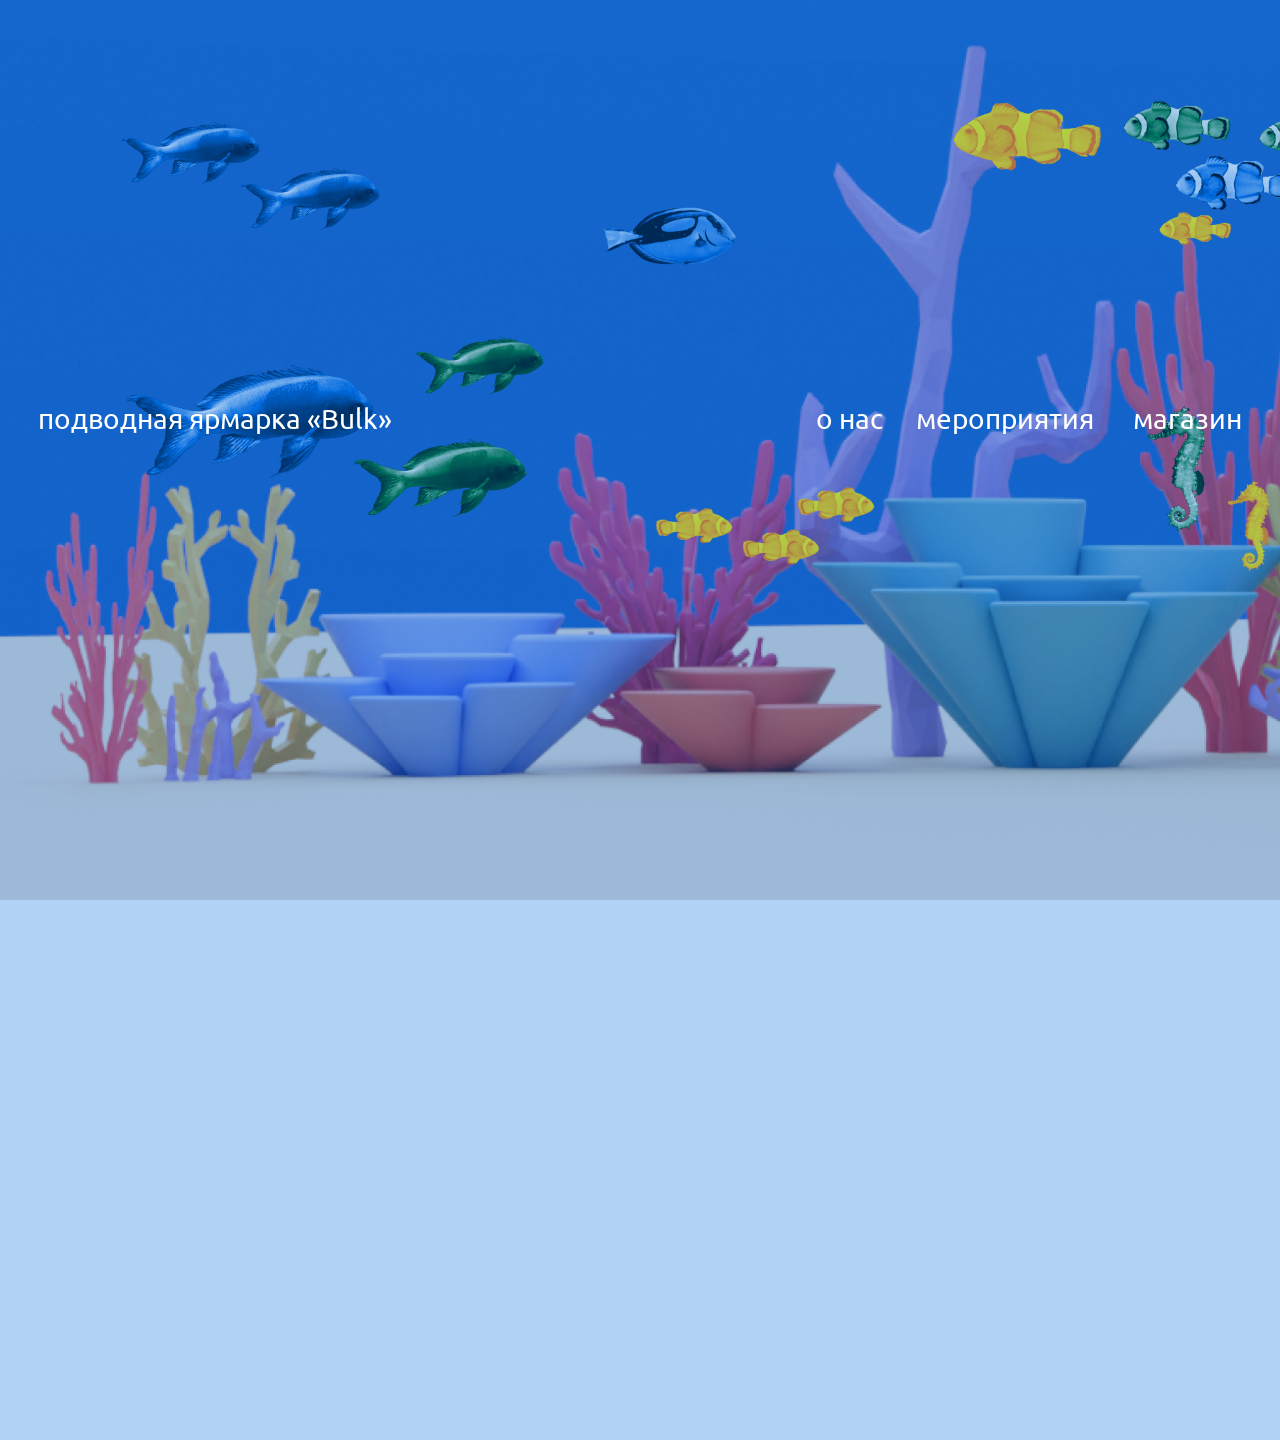
<file: index.html>
<!DOCTYPE html>
<html lang="en" dir="ltr">
  <head>
    <meta charset="utf-8">
    <title>Bulk – подводная ярмарка</title>
    <link rel="stylesheet" href="stylesheets/style.css">
    <script src="js/jquery-3.6.4.slim.js" charset="utf-8"></script>
    <script src="js/jquery.jInvertScroll.js" charset="utf-8"></script>
    <script src="js/scripts.js" charset="utf-8"></script>
  </head>
  <body id="index">
    <div class="main">
      <div class="fon">
        <img src="images/fon.png" alt="">
        <img src="images/fish1.png" alt="">
        <img src="images/fish2.png" alt="">
        <img src="images/fish3.png" alt="">
        <img src="images/fish4.png" alt="">
        <img src="images/fish5.png" alt="">
        <img src="images/fish6.png" alt="">
        <img src="images/fish7.png" alt="">
        <img src="images/fish8.png" alt="">
        <img src="images/fish9.png" alt="">
        <img src="images/fish10.png" alt="">
        <img src="images/che.png" alt="">
        <img src="images/fish11.png" alt="">
        <div class="blue"></div>
      </div>
      <a href="index.html">подводная ярмарка «Bulk»</a>
      <a href="about.html">о нас</a>
      <a href="events.html">мероприятия</a>
      <a href="shop.html">магазин</a>
    </div>
  </body>
</html>
</file>
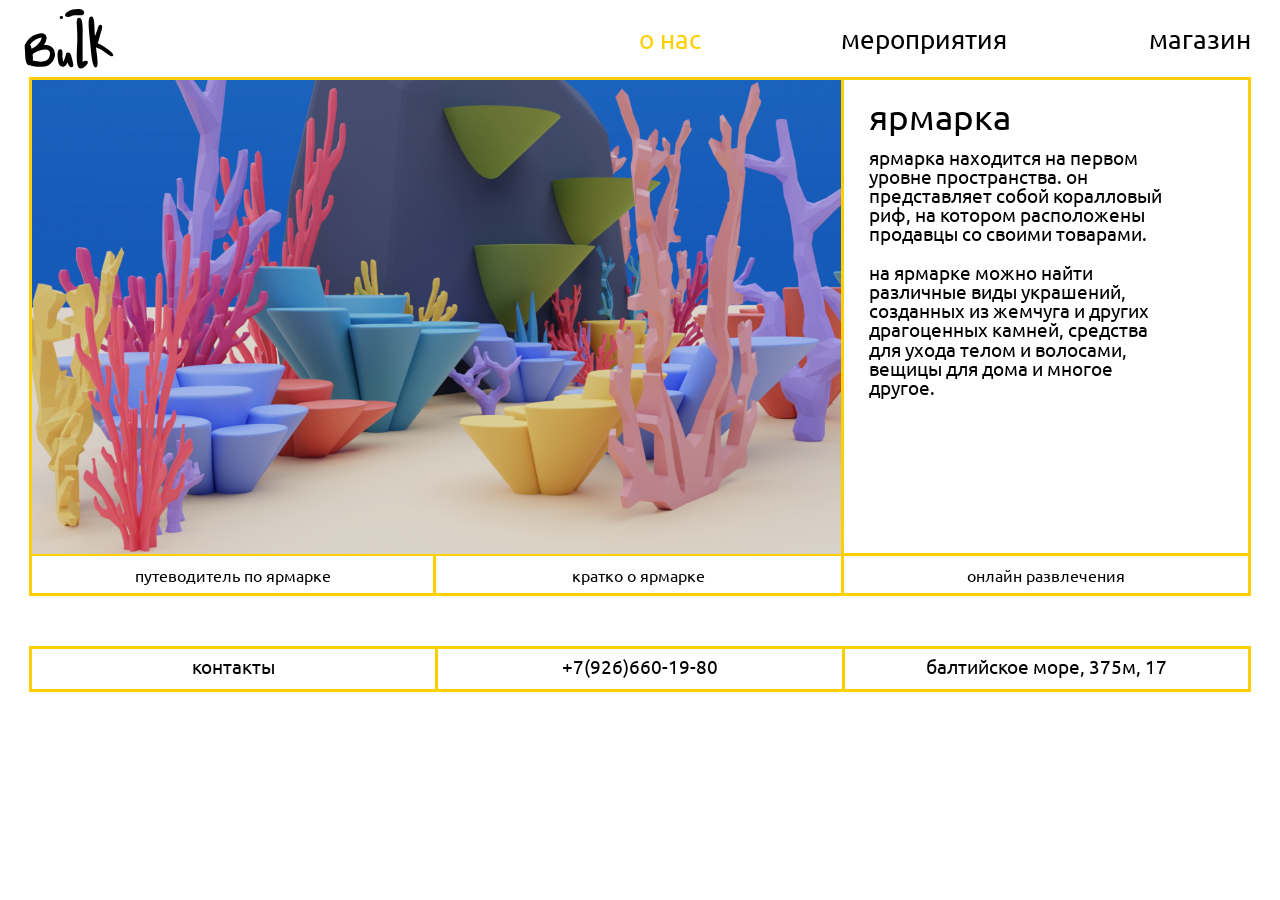
<file: about.html>
<!DOCTYPE html>
<html lang="en" dir="ltr">
  <head>
    <meta charset="utf-8">
    <title>о нас</title>
    <link rel="stylesheet" href="stylesheets/style.css">
    <script src="js/jquery-3.6.4.slim.js" charset="utf-8"></script>
    <!-- <script src="js/scripts.js" charset="utf-8"></script> -->
  </head>
  <body id="about">
    <div class="fon2">
      <!-- <img src="images/fon2.png" alt=""> -->
    </div>
    <div class="menu">
      <a href="index.html">
        <img src="images/logo.svg" alt="">
      </a>
      <a href="about.html" id="ayellow">о нас</a>
      <a href="events.html">мероприятия</a>
      <a href="shop.html">магазин</a>
    </div>
    <div class="grid_about">
      <div class="a1">
        <img src="images/fair.png" alt="">
      </div>
      <div class="a2">
        <h1>ярмарка</h1>
        <p>ярмарка находится на первом уровне пространства. он представляет собой коралловый риф, на котором расположены продавцы со своими товарами.<br><br>
          на ярмарке можно найти различные виды украшений, созданных из жемчуга и других драгоценных камней,  средства для ухода телом и волосами, вещицы для дома и многое другое.</p>
      </div>
      <div class="a3">
        <a href="https://www.calameo.com/read/007309572232496b8f192">путеводитель по ярмарке</a>
      </div>
      <div class="a4">
        <a href="https://dipshen.github.io/Plakat/">кратко о ярмарке</a>
      </div>
      <div class="a5">
        <a href="https://dipshen.github.io/Mini-games/">онлайн развлечения</a>
      </div>
    </div>
    <div class="podval_about">
      <div class="ap1">
        <p>контакты</p>
      </div>
      <div class="ap2">
        <p>+7(926)660-19-80</p>
      </div>
      <div class="ap3">
        <p>балтийское море, 375м, 17</p>
      </div>
    </div>
  </body>
</html>
</file>
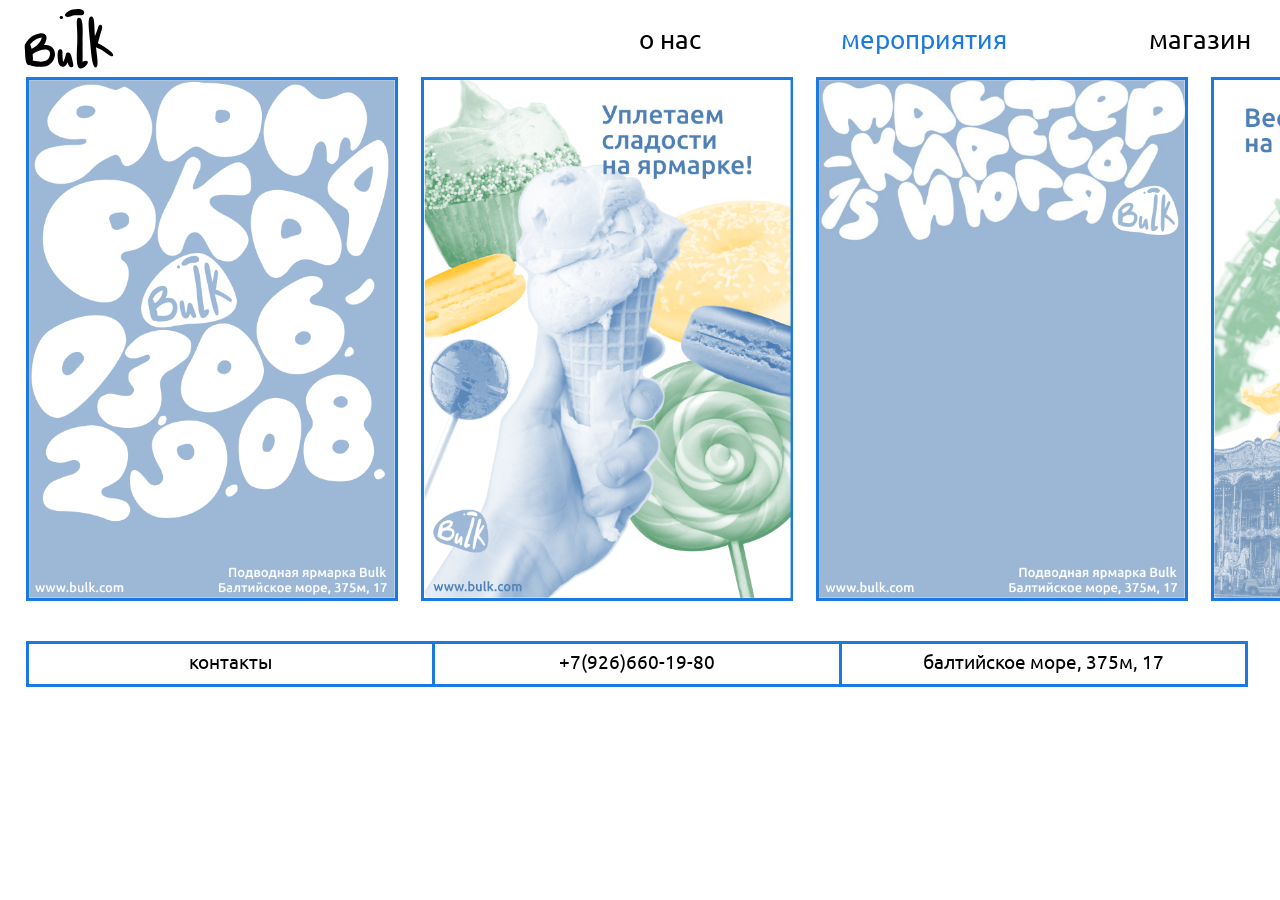
<file: events.html>
<!DOCTYPE html>
<html lang="en" dir="ltr">
  <head>
    <meta charset="utf-8">
    <title>мероприятия</title>
    <link rel="stylesheet" href="stylesheets/style.css">
    <script src="js/jquery-3.6.4.slim.js" charset="utf-8"></script>
    <script src="js/scripts.js" charset="utf-8"></script>
  </head>
  <body id="events">
    <div class="fon3">
      <!-- <img src="images/fon3.png" alt=""> -->
    </div>
    <div class="menu">
      <a href="index.html">
        <img src="images/logo.svg" alt="">
      </a>
      <a href="about.html">о нас</a>
      <a href="events.html" id="ablue">мероприятия</a>
      <a href="shop.html">магазин</a>
    </div>
    <div class="posters">
      <a href="posters/poster1.html">
        <img src="images/poster1.png" alt="">
      </a>
      <a href="posters/poster2.html">
        <img src="images/poster2.png" alt="">
      </a>
      <a href="posters/poster3.html">
        <img src="images/poster3.png" alt="">
      </a>
      <a href="posters/poster4.html">
        <img src="images/poster4.png" alt="">
      </a>
      <a href="posters/poster5.html">
        <img src="images/poster5.png" alt="">
      </a>
      <a href="posters/poster6.html">
        <img src="images/poster6.png" alt="">
      </a>
      <a href="posters/poster7.html">
        <img src="images/poster7.png" alt="">
      </a>
      <a href="posters/poster8.html">
        <img src="images/poster8.png" alt="">
      </a>
      <a href="posters/poster9.html">
        <img src="images/poster9.png" alt="">
      </a>
    </div>
    <div class="podval_events">
      <div class="ep1">
        <p>контакты</p>
      </div>
      <div class="ep2">
        <p>+7(926)660-19-80</p>
      </div>
      <div class="ep3">
        <p>балтийское море, 375м, 17</p>
      </div>
  </body>
</html>
</file>
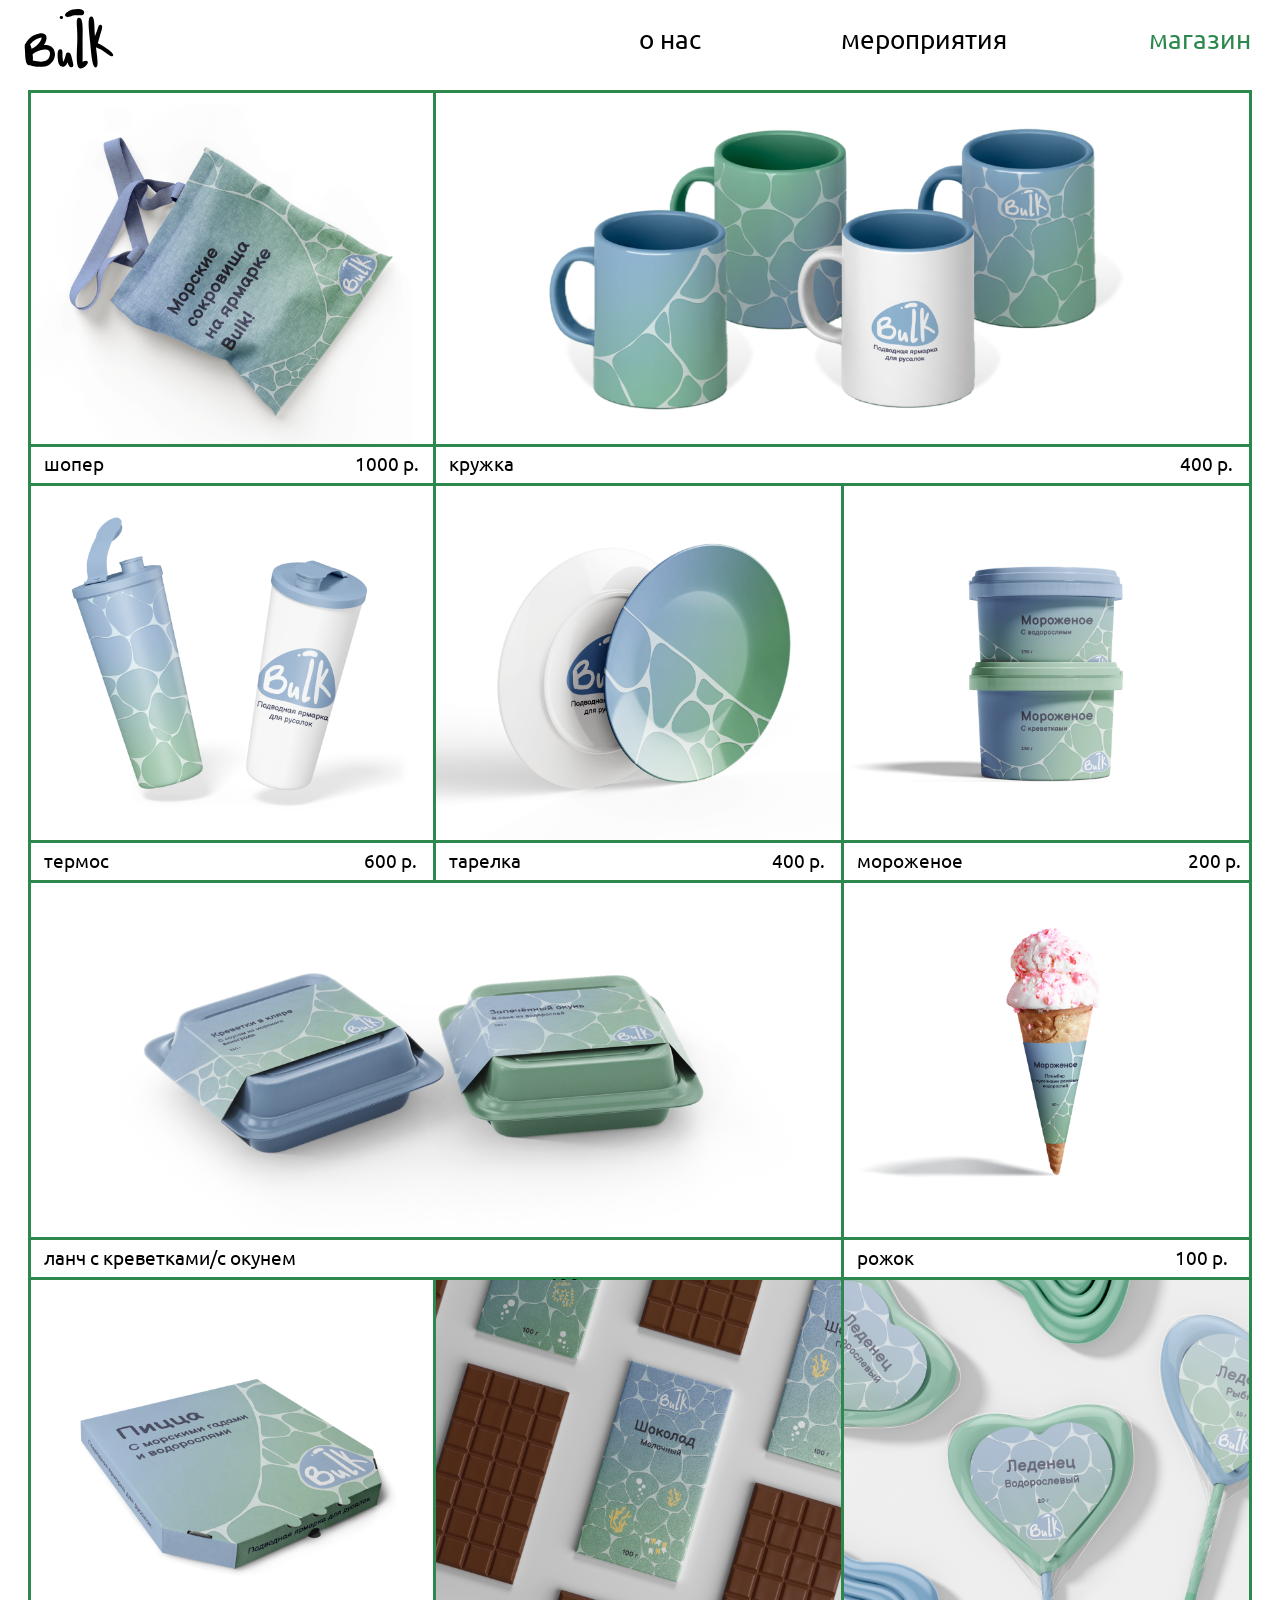
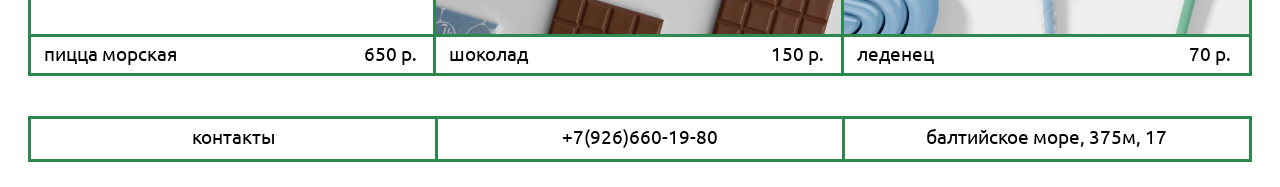
<file: shop.html>
<!DOCTYPE html>
<html lang="en" dir="ltr">
  <head>
    <meta charset="utf-8">
    <title>магазин</title>
    <link rel="stylesheet" href="stylesheets/style.css">
    <script src="js/jquery-3.6.4.slim.js" charset="utf-8"></script>
    <!-- <script src="js/scripts.js" charset="utf-8"></script> -->
  </head>
  <body id="shop">
    <div class="fon4">
      <!-- <img src="images/fon4.png" alt=""> -->
    </div>
    <div class="menu">
      <a href="index.html">
        <img src="images/logo.svg" alt="">
      </a>
      <a href="about.html">о нас</a>
      <a href="events.html">мероприятия</a>
      <a href="shop.html" id="agreen">магазин</a>
    </div>
    <div class="grid_shop">
      <a href="products/product1.html" class="s1"></a>
      <a href="products/product2.html" class="s2"></a>
      <a href="products/product1.html" class="s3">
        <div class="">
          <p>шопер</p>
        </div>
        <div class="">
          <p>1000 р.</p>
        </div>
      </a>
      <a href="products/product2.html" class="s4">
        <div class="">
          <p>кружка</p>
        </div>
        <div class="">
          <p>400 р.</p>
        </div>
      </a>
      <a href="products/product3.html" class="s5"></a>
      <a href="products/product4.html" class="s6"></a>
      <a href="products/product5.html" class="s7"></a>
      <a href="products/product3.html" class="s8">
        <div class="">
          <p>термос</p>
        </div>
        <div class="">
          <p>600 р.</p>
        </div>
      </a>
      <a href="products/product4.html" class="s9">
        <div class="">
          <p>тарелка</p>
        </div>
        <div class="">
          <p>400 р.</p>
        </div>
      </a>
      <a href="products/product5.html" class="s10">
        <div class="">
          <p>мороженое</p>
        </div>
        <div class="">
          <p>200 р.</p>
        </div>
      </a>
      <a href="products/product6.html" class="s11"></a>
      <a href="products/product7.html" class="s12"></a>
      <a href="products/product6.html" class="s13">
        <div class="">
          <p>ланч с креветками/с окунем</p>
        </div>
        <div class="">
          <p>400 р.</p>
        </div>
      </a>
      <a href="products/product7.html" class="s14">
        <div class="">
          <p>рожок</p>
        </div>
        <div class="">
          <p>100 р.</p>
        </div>
      </a>
      <a href="products/product8.html" class="s15"></a>
      <a href="products/product9.html" class="s16"></a>
      <a href="products/product10.html" class="s17"></a>
      <a href="products/product8.html" class="s18">
        <div class="">
          <p>пицца морская</p>
        </div>
        <div class="">
          <p>650 р.</p>
        </div>
      </a>
      <a href="products/product9.html" class="s19">
        <div class="">
          <p>шоколад</p>
        </div>
        <div class="">
          <p>150 р.</p>
        </div>
      </a>
      <a href="products/product10.html" class="s20">
        <div class="">
          <p>леденец</p>
        </div>
        <div class="">
          <p>70 р.</p>
        </div>
      </a>
    </div>
    <div class="podval_shop">
      <div class="sp1">
        <p>контакты</p>
      </div>
      <div class="sp2">
        <p>+7(926)660-19-80</p>
      </div>
      <div class="sp3">
        <p>балтийское море, 375м, 17</p>
      </div>
  </body>
</html>
</file>
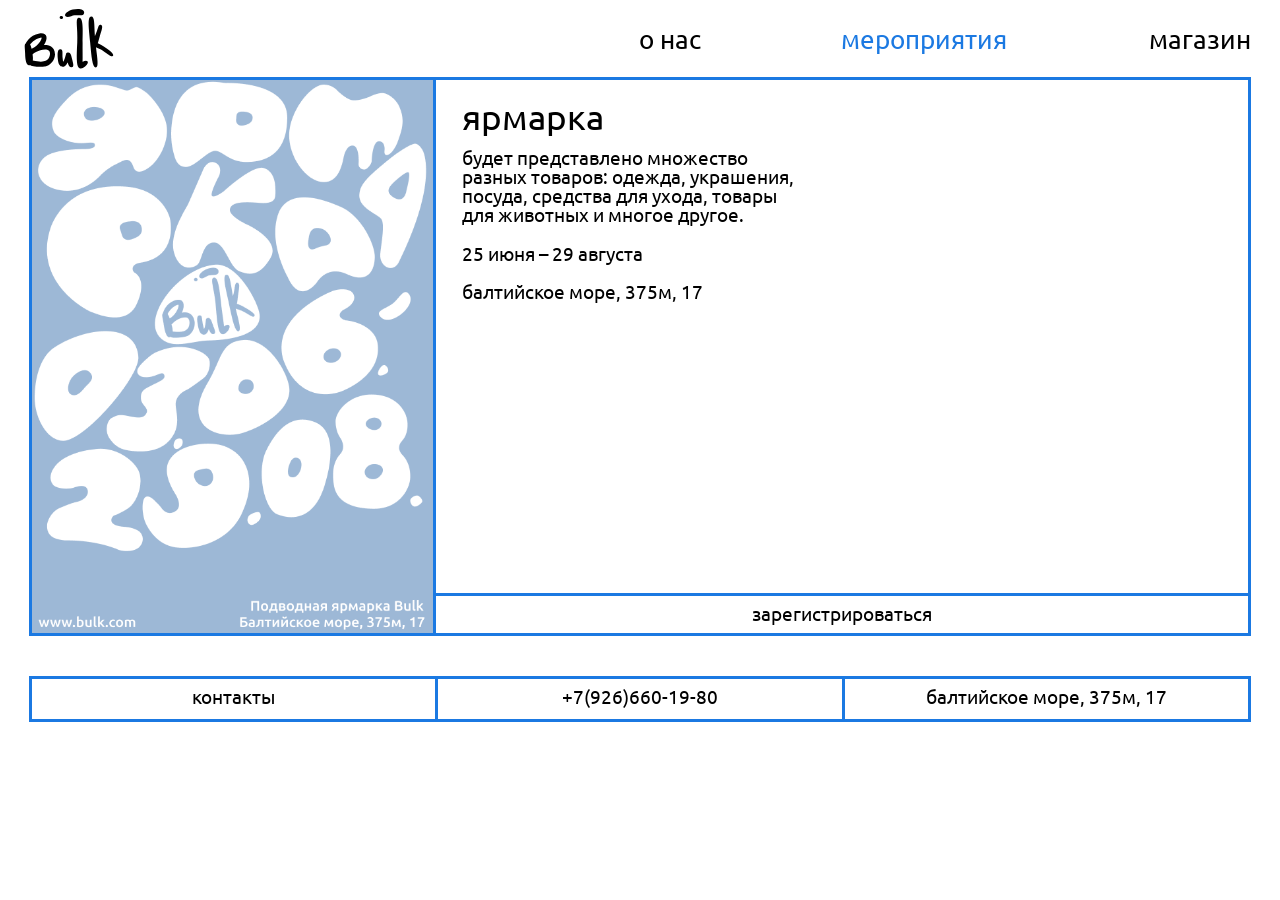
<file: posters/poster1.html>
<!DOCTYPE html>
<html lang="en" dir="ltr">
  <head>
    <meta charset="utf-8">
    <title></title>
    <link rel="stylesheet" href="../stylesheets/style.css">
  </head>
  <body id="p">
    <div class="fon5">
      <!-- <img src="../images/fon5.png" alt=""> -->
    </div>
    <div class="menu">
      <a href="../index.html">
        <img src="../images/logo.svg" alt="">
      </a>
      <a href="../about.html">о нас</a>
      <a href="../events.html" id="ablue">мероприятия</a>
      <a href="../shop.html">магазин</a>
    </div>
    <div class="grid_poster">
      <div class="pt1_1"></div>
      <div class="pt2_1">
        <h1>ярмарка</h1>
        <p>будет представлено множество разных товаров: одежда, украшения, посуда, средства для ухода, товары для животных и многое другое.<br><br>
          25 июня – 29 августа <br><br>
          балтийское море, 375м, 17</p>
      </div>
      <div class="pt3">
        <p>зарегистрироваться</p>
      </div>
    </div>
    <div class="podval_poster">
      <div class="ptp1">
        <p>контакты</p>
      </div>
      <div class="ptp2">
        <p>+7(926)660-19-80</p>
      </div>
      <div class="ptp3">
        <p>балтийское море, 375м, 17</p>
      </div>
  </body>
</html>
</file>
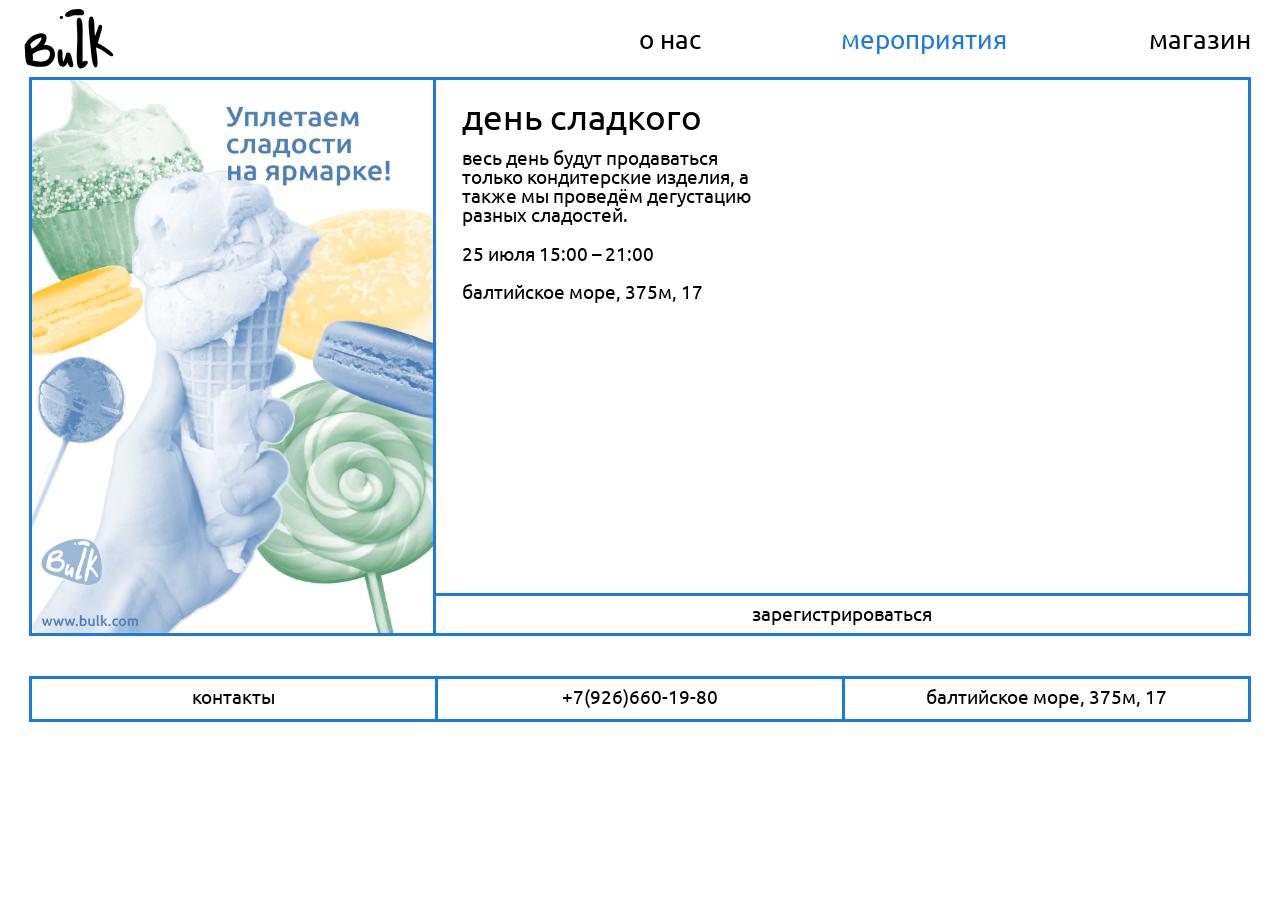
<file: posters/poster2.html>
<!DOCTYPE html>
<html lang="en" dir="ltr">
  <head>
    <meta charset="utf-8">
    <title></title>
    <link rel="stylesheet" href="../stylesheets/style.css">
  </head>
  <body id="p">
    <div class="menu">
      <a href="../index.html">
        <img src="../images/logo.svg" alt="">
      </a>
      <a href="../about.html">о нас</a>
      <a href="../events.html" id="ablue">мероприятия</a>
      <a href="../shop.html">магазин</a>
    </div>
    <div class="grid_poster">
      <div class="pt1_2"></div>
      <div class="pt2_2">
        <h1>день сладкого</h1>
        <p>весь день будут продаваться только кондитерские изделия, а также мы проведём дегустацию разных сладостей.<br><br>
          25 июля 15:00 – 21:00 <br><br>
          балтийское море, 375м, 17</p>
      </div>
      <div class="pt3">
        <p>зарегистрироваться</p>
      </div>
    </div>
    <div class="podval_poster">
      <div class="ptp1">
        <p>контакты</p>
      </div>
      <div class="ptp2">
        <p>+7(926)660-19-80</p>
      </div>
      <div class="ptp3">
        <p>балтийское море, 375м, 17</p>
      </div>
  </body>
</html>
</file>
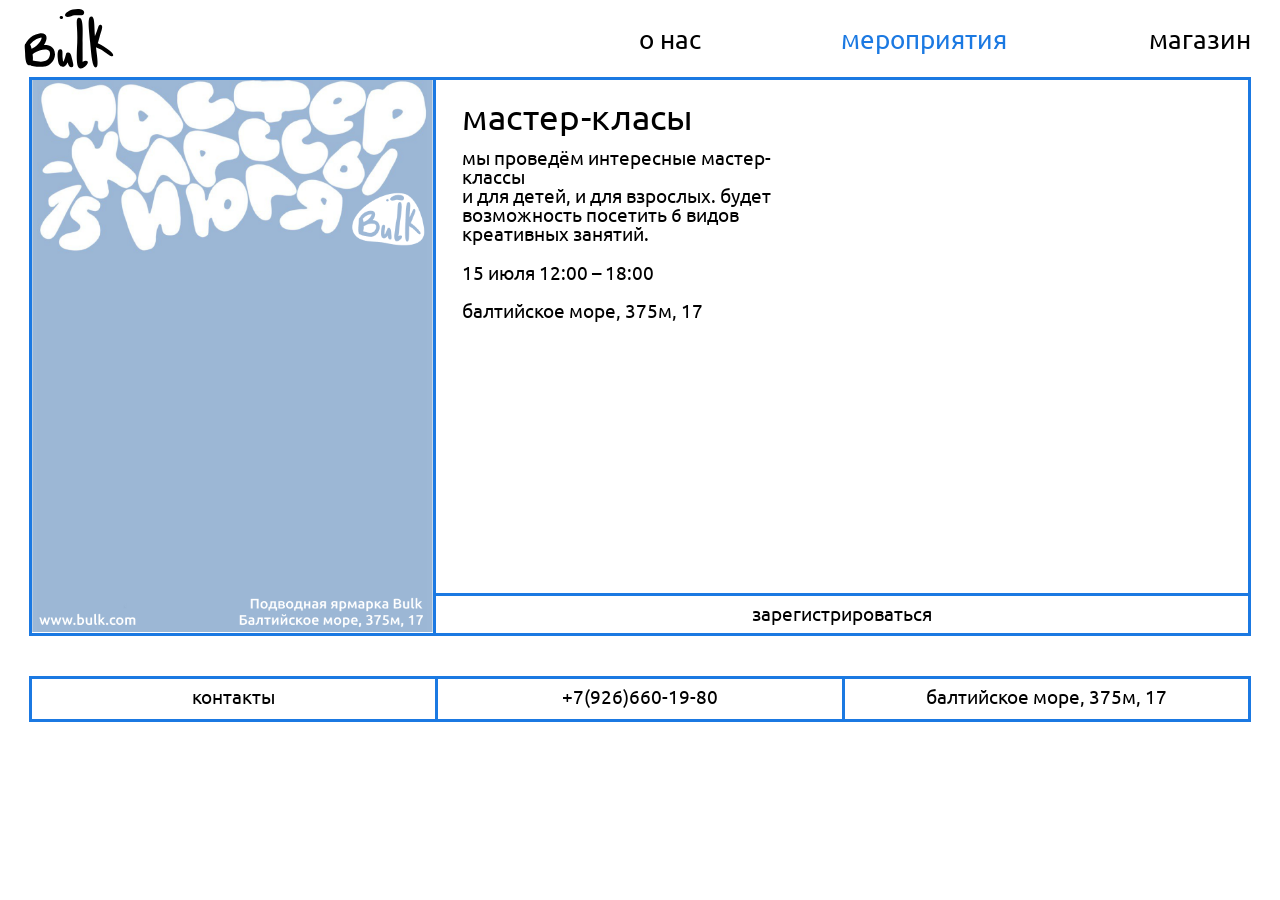
<file: posters/poster3.html>
<!DOCTYPE html>
<html lang="en" dir="ltr">
  <head>
    <meta charset="utf-8">
    <title></title>
    <link rel="stylesheet" href="../stylesheets/style.css">
  </head>
  <body id="p">
    <div class="menu">
      <a href="../index.html">
        <img src="../images/logo.svg" alt="">
      </a>
      <a href="../about.html">о нас</a>
      <a href="../events.html" id="ablue">мероприятия</a>
      <a href="../shop.html">магазин</a>
    </div>
    <div class="grid_poster">
      <div class="pt1_3"></div>
      <div class="pt2_3">
        <h1>мастер-класы</h1>
        <p>мы проведём интересные мастер-классы <br>и для детей, и для взрослых. будет возможность посетить 6 видов креативных занятий.<br><br>
          15 июля 12:00 – 18:00 <br><br>
          балтийское море, 375м, 17</p>
      </div>
      <div class="pt3">
        <p>зарегистрироваться</p>
      </div>
    </div>
    <div class="podval_poster">
      <div class="ptp1">
        <p>контакты</p>
      </div>
      <div class="ptp2">
        <p>+7(926)660-19-80</p>
      </div>
      <div class="ptp3">
        <p>балтийское море, 375м, 17</p>
      </div>
  </body>
</html>
</file>
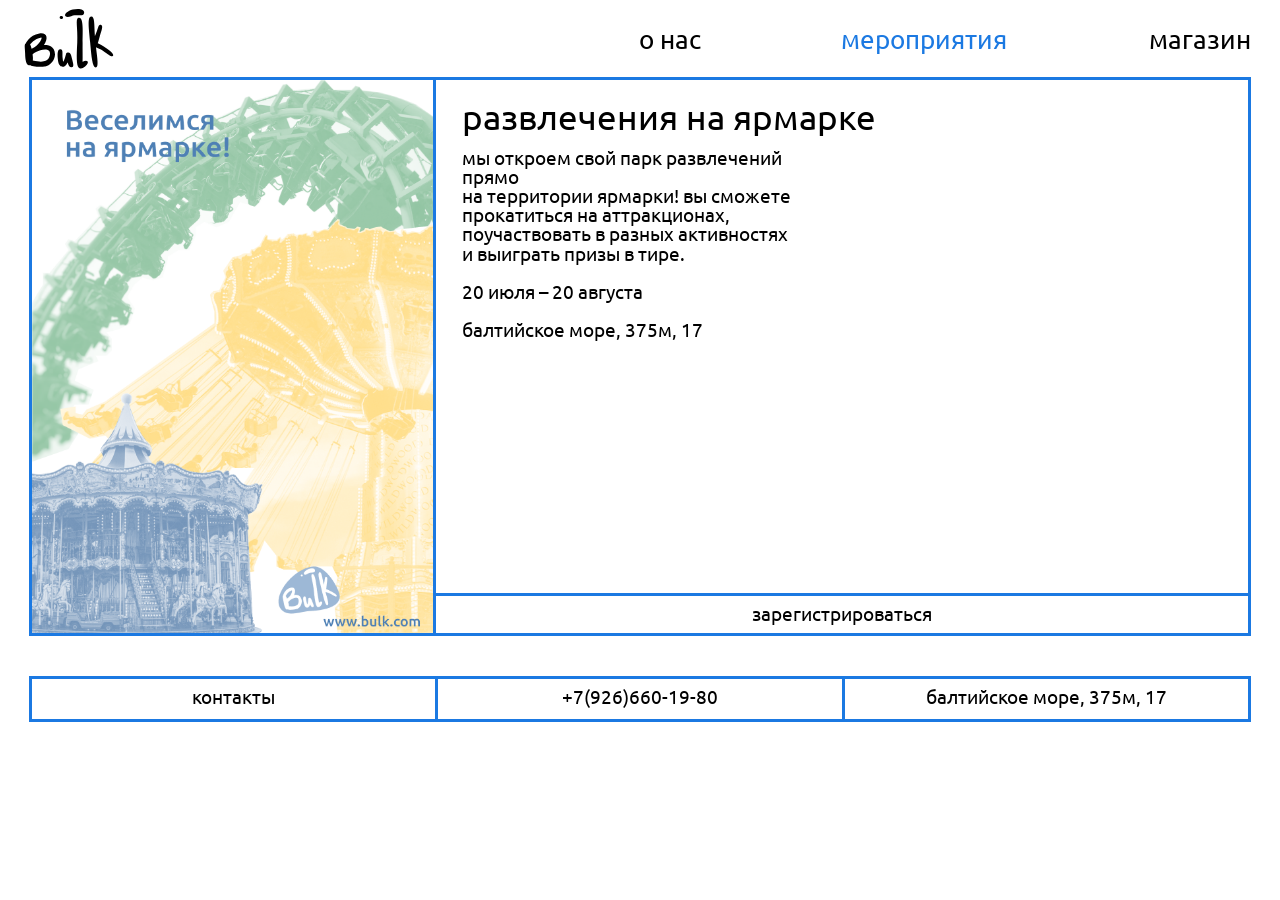
<file: posters/poster4.html>
<!DOCTYPE html>
<html lang="en" dir="ltr">
  <head>
    <meta charset="utf-8">
    <title></title>
    <link rel="stylesheet" href="../stylesheets/style.css">
  </head>
  <body id="p">
    <div class="menu">
      <a href="../index.html">
        <img src="../images/logo.svg" alt="">
      </a>
      <a href="../about.html">о нас</a>
      <a href="../events.html" id="ablue">мероприятия</a>
      <a href="../shop.html">магазин</a>
    </div>
    <div class="grid_poster">
      <div class="pt1_4"></div>
      <div class="pt2_4">
        <h1>развлечения на ярмарке</h1>
        <p>мы откроем свой парк развлечений прямо <br>на территории ярмарки! вы сможете прокатиться на аттракционах, поучаствовать в разных активностях и выиграть призы в тире.<br><br>
          20 июля – 20 августа <br><br>
          балтийское море, 375м, 17</p>
      </div>
      <div class="pt3">
        <p>зарегистрироваться</p>
      </div>
    </div>
    <div class="podval_poster">
      <div class="ptp1">
        <p>контакты</p>
      </div>
      <div class="ptp2">
        <p>+7(926)660-19-80</p>
      </div>
      <div class="ptp3">
        <p>балтийское море, 375м, 17</p>
      </div>
  </body>
</html>
</file>
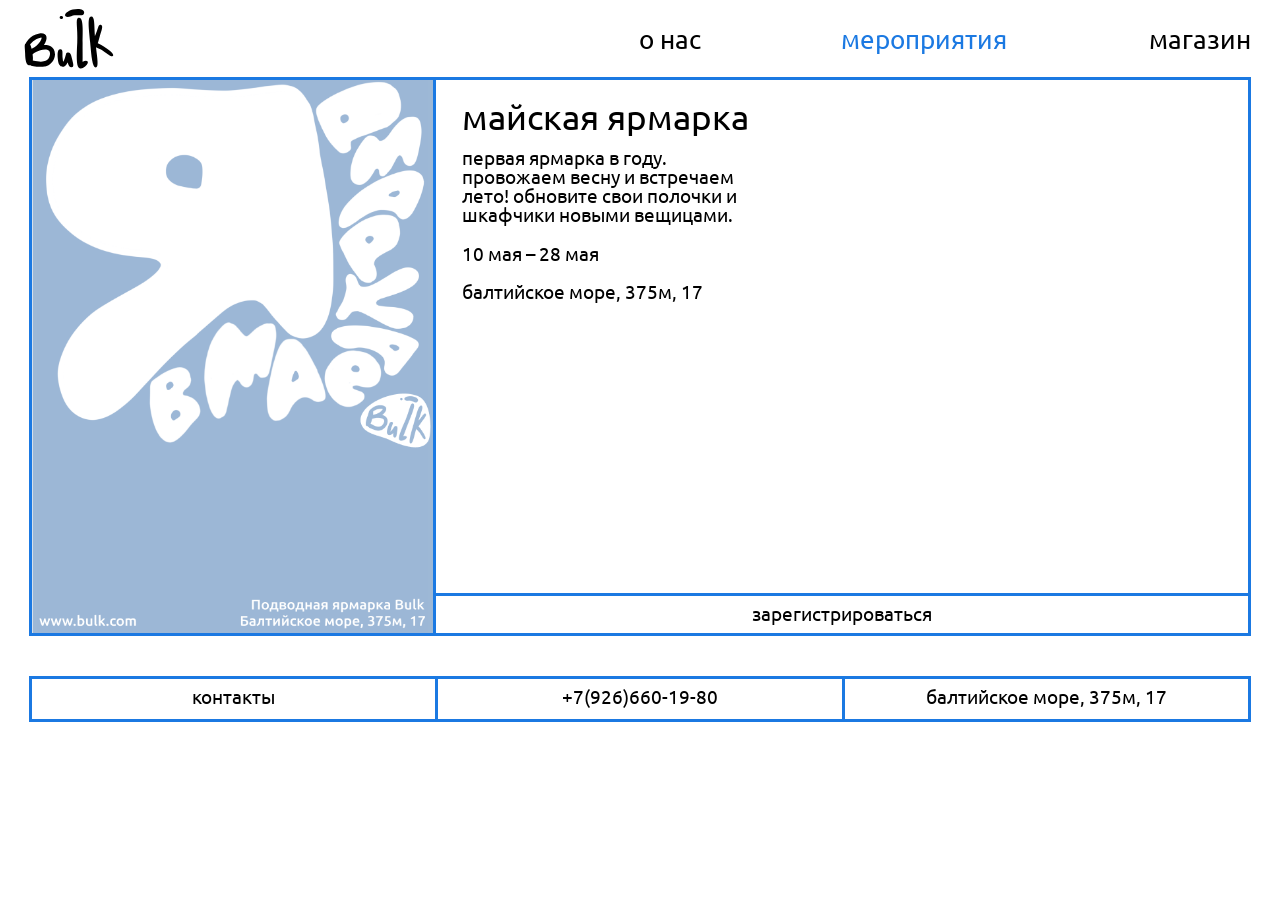
<file: posters/poster5.html>
<!DOCTYPE html>
<html lang="en" dir="ltr">
  <head>
    <meta charset="utf-8">
    <title></title>
    <link rel="stylesheet" href="../stylesheets/style.css">
  </head>
  <body id="p">
    <div class="menu">
      <a href="../index.html">
        <img src="../images/logo.svg" alt="">
      </a>
      <a href="../about.html">о нас</a>
      <a href="../events.html" id="ablue">мероприятия</a>
      <a href="../shop.html">магазин</a>
    </div>
    <div class="grid_poster">
      <div class="pt1_5"></div>
      <div class="pt2_5">
        <h1>майская ярмарка</h1>
        <p>первая ярмарка в году. провожаем весну и встречаем лето! обновите свои полочки и шкафчики новыми вещицами.<br><br>
          10 мая – 28 мая <br><br>
          балтийское море, 375м, 17</p>
      </div>
      <div class="pt3">
        <p>зарегистрироваться</p>
      </div>
    </div>
    <div class="podval_poster">
      <div class="ptp1">
        <p>контакты</p>
      </div>
      <div class="ptp2">
        <p>+7(926)660-19-80</p>
      </div>
      <div class="ptp3">
        <p>балтийское море, 375м, 17</p>
      </div>
  </body>
</html>
</file>
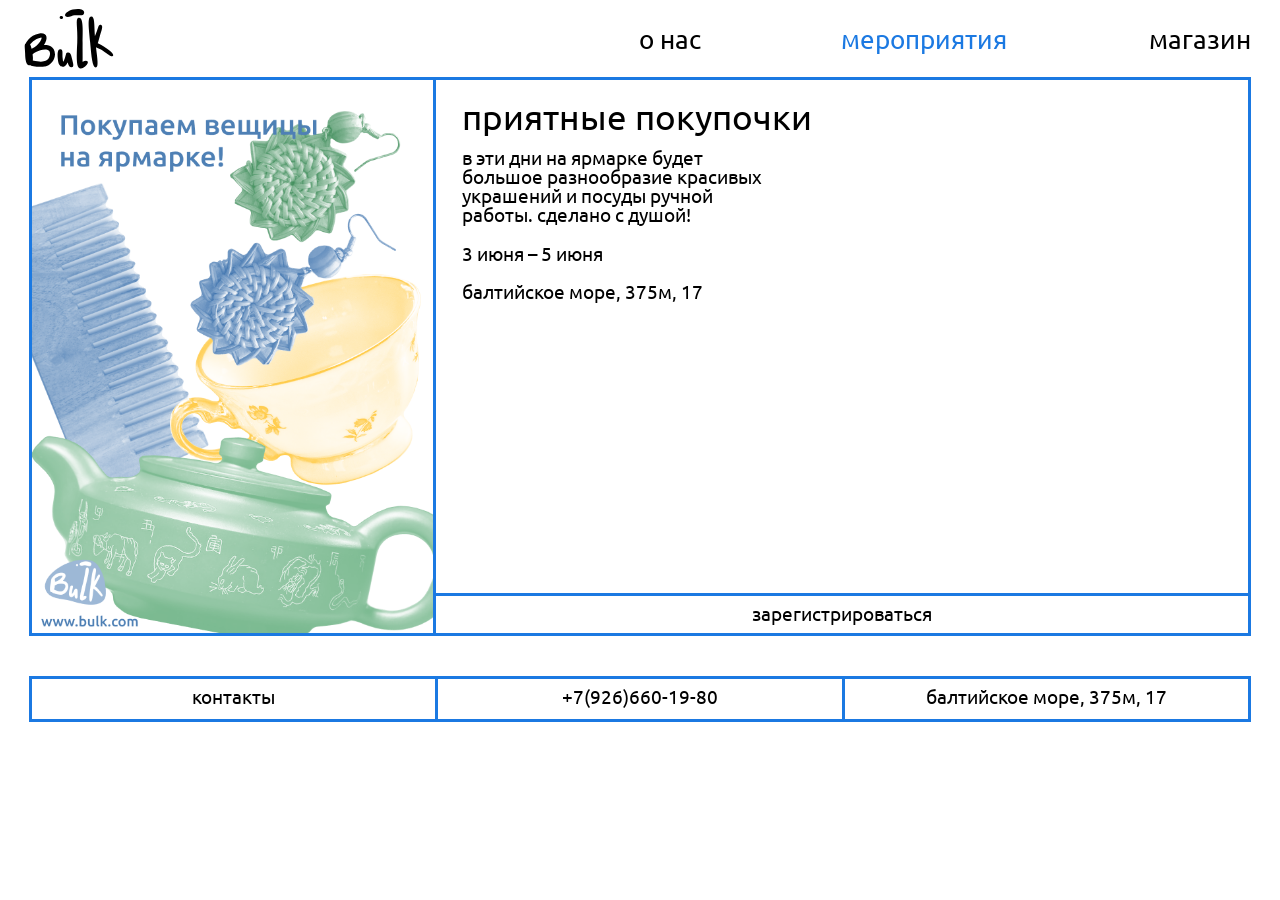
<file: posters/poster6.html>
<!DOCTYPE html>
<html lang="en" dir="ltr">
  <head>
    <meta charset="utf-8">
    <title></title>
    <link rel="stylesheet" href="../stylesheets/style.css">
  </head>
  <body id="p">
    <div class="menu">
      <a href="../index.html">
        <img src="../images/logo.svg" alt="">
      </a>
      <a href="../about.html">о нас</a>
      <a href="../events.html" id="ablue">мероприятия</a>
      <a href="../shop.html">магазин</a>
    </div>
    <div class="grid_poster">
      <div class="pt1_6"></div>
      <div class="pt2_6">
        <h1>приятные покупочки</h1>
        <p>в эти дни на ярмарке будет большое разнообразие красивых украшений и посуды ручной работы. сделано с душой!<br><br>
          3 июня – 5 июня <br><br>
          балтийское море, 375м, 17</p>
      </div>
      <div class="pt3">
        <p>зарегистрироваться</p>
      </div>
    </div>
    <div class="podval_poster">
      <div class="ptp1">
        <p>контакты</p>
      </div>
      <div class="ptp2">
        <p>+7(926)660-19-80</p>
      </div>
      <div class="ptp3">
        <p>балтийское море, 375м, 17</p>
      </div>
  </body>
</html>
</file>
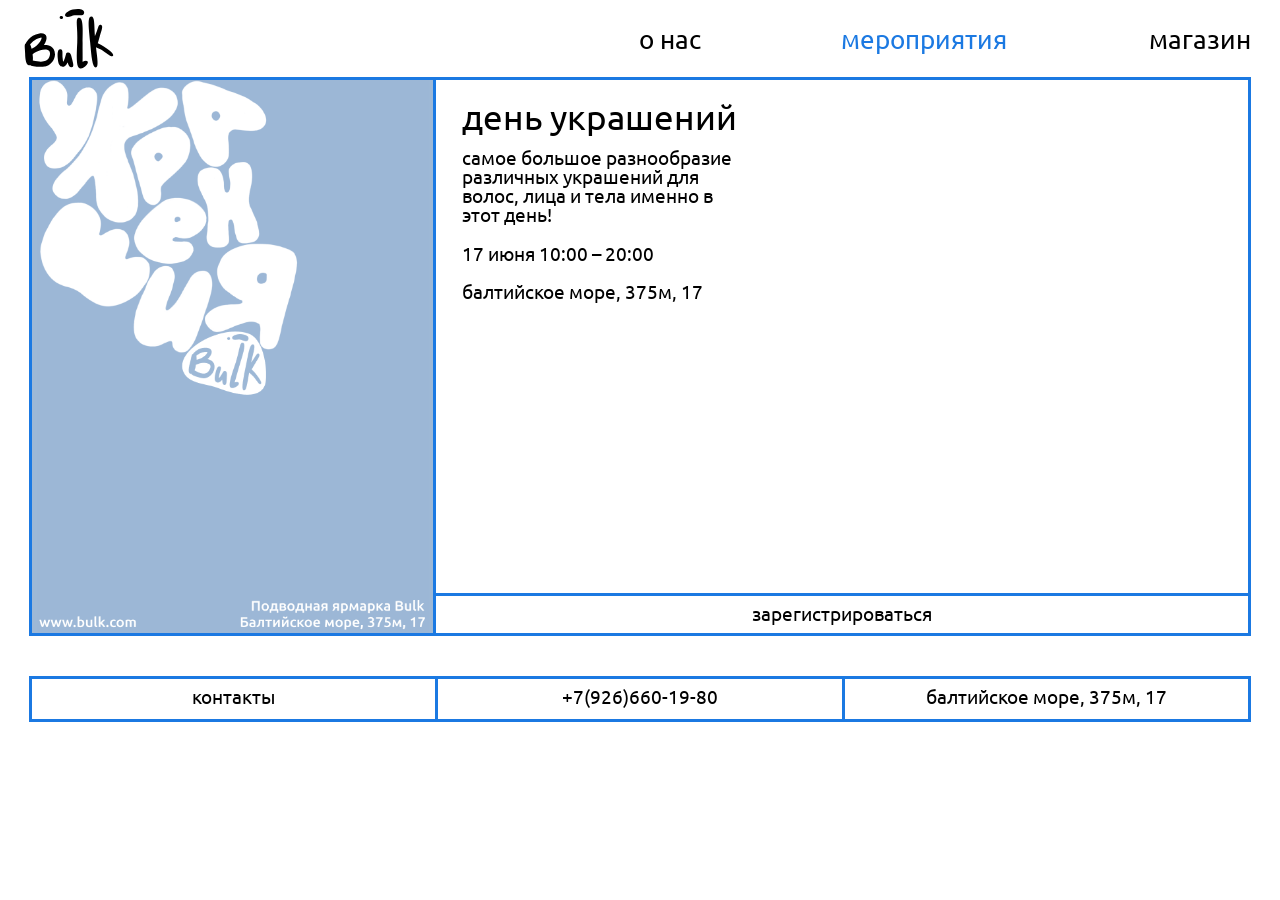
<file: posters/poster7.html>
<!DOCTYPE html>
<html lang="en" dir="ltr">
  <head>
    <meta charset="utf-8">
    <title></title>
    <link rel="stylesheet" href="../stylesheets/style.css">
  </head>
  <body id="p">
    <div class="menu">
      <a href="../index.html">
        <img src="../images/logo.svg" alt="">
      </a>
      <a href="../about.html">о нас</a>
      <a href="../events.html" id="ablue">мероприятия</a>
      <a href="../shop.html">магазин</a>
    </div>
    <div class="grid_poster">
      <div class="pt1_7"></div>
      <div class="pt2_7">
        <h1>день украшений</h1>
        <p>самое большое разнообразие различных украшений для волос, лица и тела именно в этот день!<br><br>
          17 июня 10:00 – 20:00 <br><br>
          балтийское море, 375м, 17</p>
      </div>
      <div class="pt3">
        <p>зарегистрироваться</p>
      </div>
    </div>
    <div class="podval_poster">
      <div class="ptp1">
        <p>контакты</p>
      </div>
      <div class="ptp2">
        <p>+7(926)660-19-80</p>
      </div>
      <div class="ptp3">
        <p>балтийское море, 375м, 17</p>
      </div>
  </body>
</html>
</file>
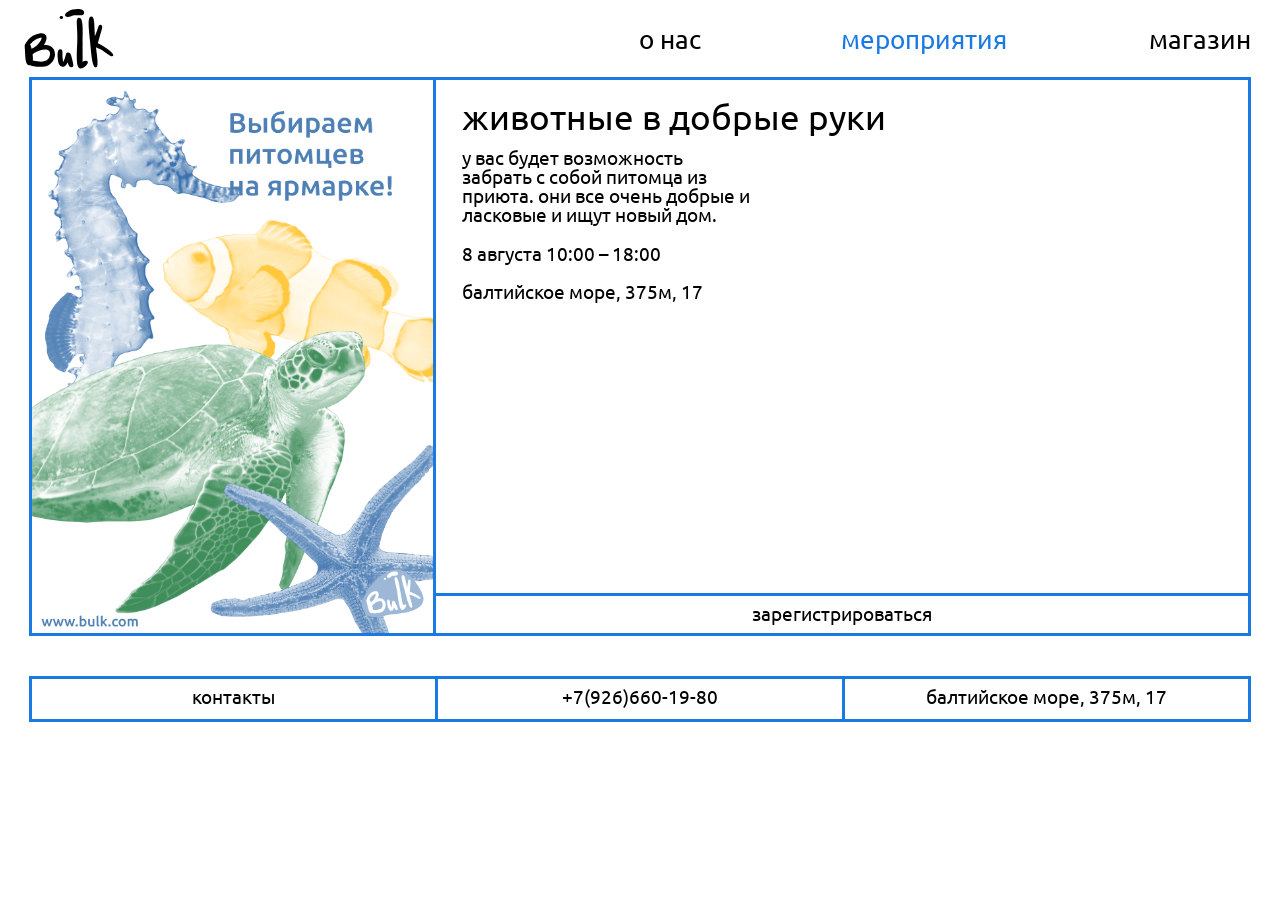
<file: posters/poster8.html>
<!DOCTYPE html>
<html lang="en" dir="ltr">
  <head>
    <meta charset="utf-8">
    <title></title>
    <link rel="stylesheet" href="../stylesheets/style.css">
  </head>
  <body id="p">
    <div class="menu">
      <a href="../index.html">
        <img src="../images/logo.svg" alt="">
      </a>
      <a href="../about.html">о нас</a>
      <a href="../events.html" id="ablue">мероприятия</a>
      <a href="../shop.html">магазин</a>
    </div>
    <div class="grid_poster">
      <div class="pt1_8"></div>
      <div class="pt2_8">
        <h1>животные в добрые руки</h1>
        <p>у вас будет возможность забрать с собой питомца из приюта. они все очень добрые и ласковые и ищут новый дом.<br><br>
          8 августа 10:00 – 18:00 <br><br>
          балтийское море, 375м, 17</p>
      </div>
      <div class="pt3">
        <p>зарегистрироваться</p>
      </div>
    </div>
    <div class="podval_poster">
      <div class="ptp1">
        <p>контакты</p>
      </div>
      <div class="ptp2">
        <p>+7(926)660-19-80</p>
      </div>
      <div class="ptp3">
        <p>балтийское море, 375м, 17</p>
      </div>
  </body>
</html>
</file>
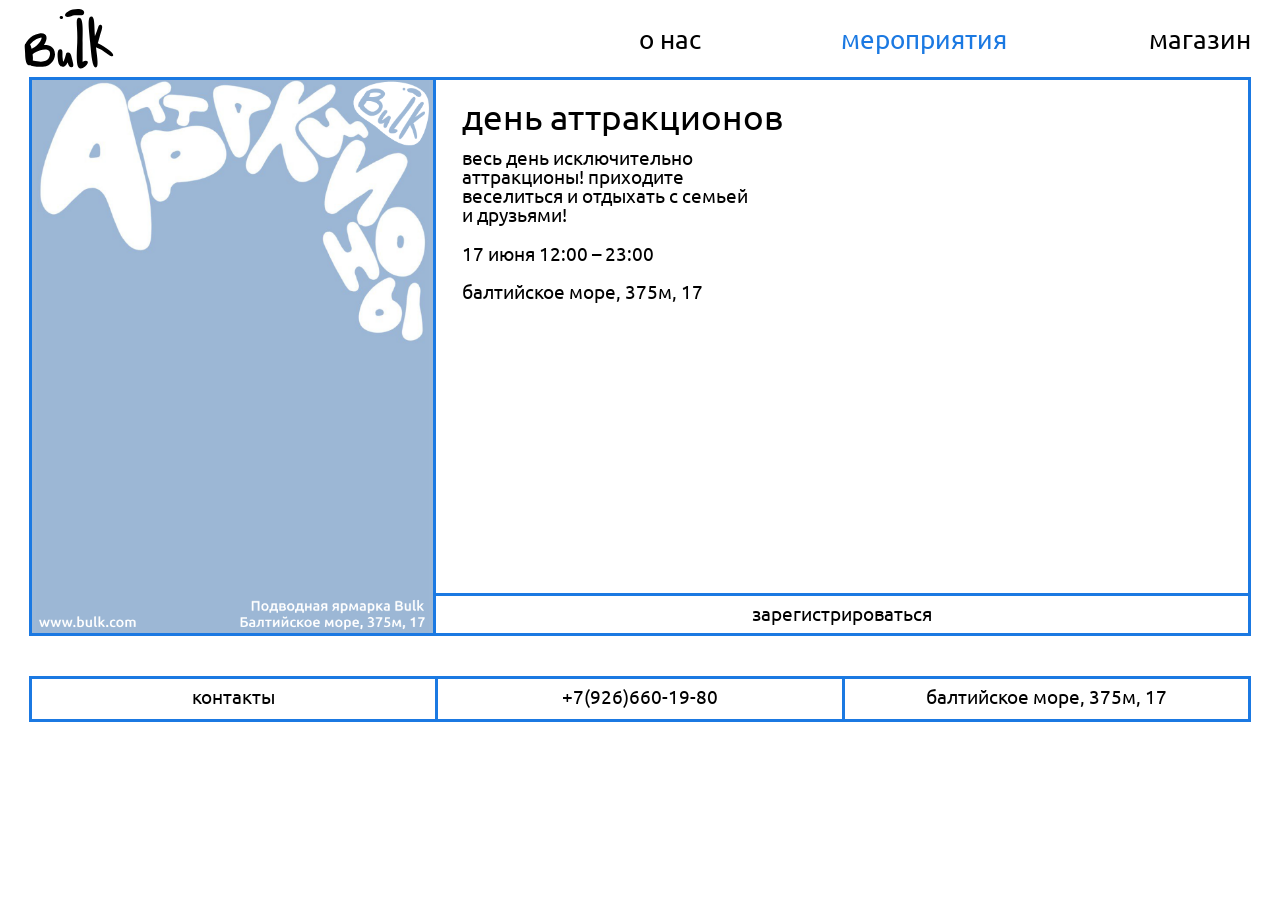
<file: posters/poster9.html>
<!DOCTYPE html>
<html lang="en" dir="ltr">
  <head>
    <meta charset="utf-8">
    <title></title>
    <link rel="stylesheet" href="../stylesheets/style.css">
  </head>
  <body id="p">
    <div class="menu">
      <a href="../index.html">
        <img src="../images/logo.svg" alt="">
      </a>
      <a href="../about.html">о нас</a>
      <a href="../events.html" id="ablue">мероприятия</a>
      <a href="../shop.html">магазин</a>
    </div>
    <div class="grid_poster">
      <div class="pt1_9"></div>
      <div class="pt2_9">
        <h1>день аттракционов</h1>
        <p>весь день исключительно аттракционы! приходите веселиться и отдыхать с семьей и друзьями!<br><br>
          17 июня 12:00 – 23:00 <br><br>
          балтийское море, 375м, 17</p>
      </div>
      <div class="pt3">
        <p>зарегистрироваться</p>
      </div>
    </div>
    <div class="podval_poster">
      <div class="ptp1">
        <p>контакты</p>
      </div>
      <div class="ptp2">
        <p>+7(926)660-19-80</p>
      </div>
      <div class="ptp3">
        <p>балтийское море, 375м, 17</p>
      </div>
  </body>
</html>
</file>
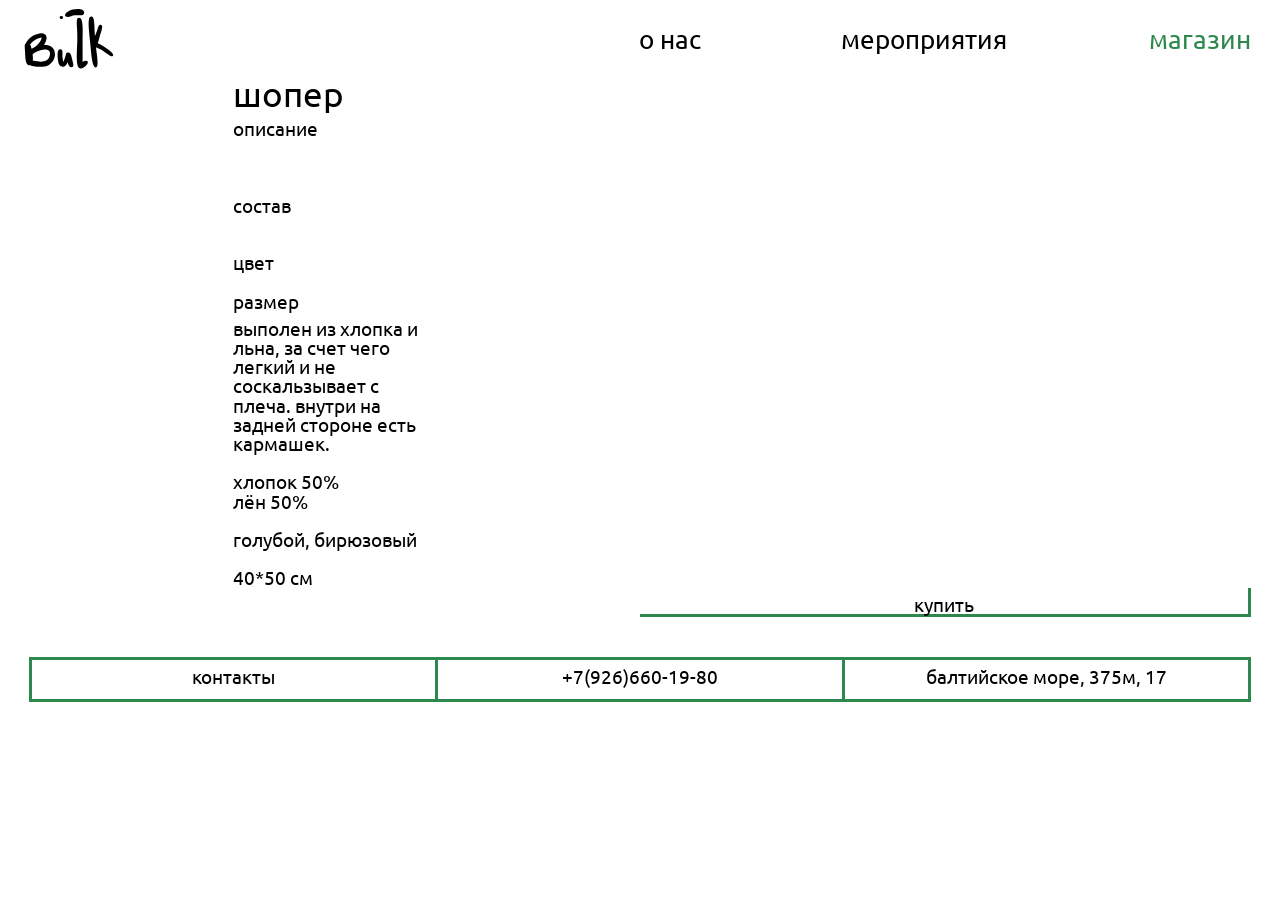
<file: products/product1.html>
<!DOCTYPE html>
<html lang="en" dir="ltr">
  <head>
    <meta charset="utf-8">
    <title></title>
    <link rel="stylesheet" href="../stylesheets/style.css">
  </head>
  <body id="p">
    <div class="fon6">
      <!-- <img src="../images/fon6.png" alt=""> -->
    </div>
    <div class="menu">
      <a href="../index.html">
        <img src="../images/logo.svg" alt="">
      </a>
      <a href="../about.html">о нас</a>
      <a href="../events.html">мероприятия</a>
      <a href="../shop.html" id="agreen">магазин</a>
    </div>
    <div class="grid_product">
      <div class="p1"></div>
      <div class="p2">
        <h1>шопер</h1>
        <p>описание <br><br><br><br>
          состав <br><br><br>
          цвет <br><br>
          размер</p>
        <p>выполен из хлопка и льна, за счет чего легкий и не соскальзывает с плеча. внутри на задней стороне есть кармашек.<br><br>
          хлопок 50% <br>
          лён 50% <br><br>
          голубой, бирюзовый <br><br>
          40*50 см</p>
      </div>
      <div class="p3">
        <p>купить</p>
      </div>
    </div>
    <div class="podval_product">
      <div class="pp1">
        <p>контакты</p>
      </div>
      <div class="pp2">
        <p>+7(926)660-19-80</p>
      </div>
      <div class="pp3">
        <p>балтийское море, 375м, 17</p>
      </div>
  </body>
</html>
</file>
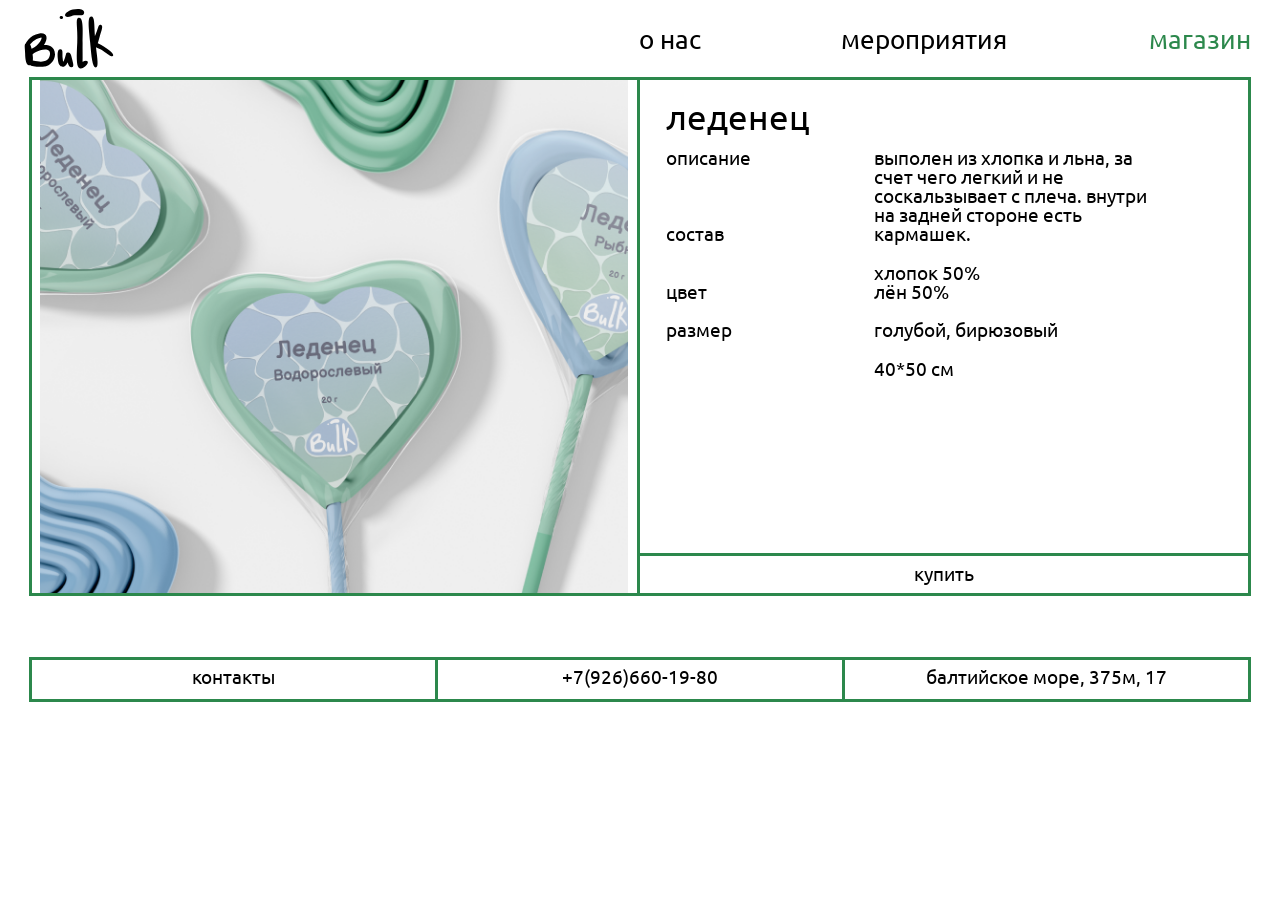
<file: products/product10.html>
<!DOCTYPE html>
<html lang="en" dir="ltr">
  <head>
    <meta charset="utf-8">
    <title></title>
    <link rel="stylesheet" href="../stylesheets/style.css">
  </head>
  <body id="p">
    <div class="fon6">
      <!-- <img src="../images/fon6.png" alt=""> -->
    </div>
    <div class="menu">
      <a href="../index.html">
        <img src="../images/logo.svg" alt="">
      </a>
      <a href="../about.html">о нас</a>
      <a href="../events.html">мероприятия</a>
      <a href="../shop.html" id="agreen">магазин</a>
    </div>
    <div class="grid_product">
      <div class="p1_10"></div>
      <div class="p2_10">
        <h1>леденец</h1>
        <p>описание <br><br><br><br>
          состав <br><br><br>
          цвет <br><br>
          размер</p>
        <p>выполен из хлопка и льна, за счет чего легкий и не соскальзывает с плеча. внутри на задней стороне есть кармашек.<br><br>
          хлопок 50% <br>
          лён 50% <br><br>
          голубой, бирюзовый <br><br>
          40*50 см</p>
      </div>
      <div class="p3">
        <p>купить</p>
      </div>
    </div>
    <div class="podval_product">
      <div class="pp1">
        <p>контакты</p>
      </div>
      <div class="pp2">
        <p>+7(926)660-19-80</p>
      </div>
      <div class="pp3">
        <p>балтийское море, 375м, 17</p>
      </div>
  </body>
</html>
</file>
<file: stylesheets/style.css>
@import "reset.css";
@import url('https://fonts.googleapis.com/css2?family=Ubuntu:ital,wght@0,300;0,400;0,500;0,700;1,300;1,400;1,500;1,700&display=swap');
@import "content.css";
@import "index.css";
@import "about.css";
@import "events.css";
@import "shop.css";
@import "posters.css";
@import "products.css";
@import 'responsive_1920.css';
@import 'responsive_1024.css';
@import 'responsive_834.css';
@import 'responsive_320.css';
</file>
